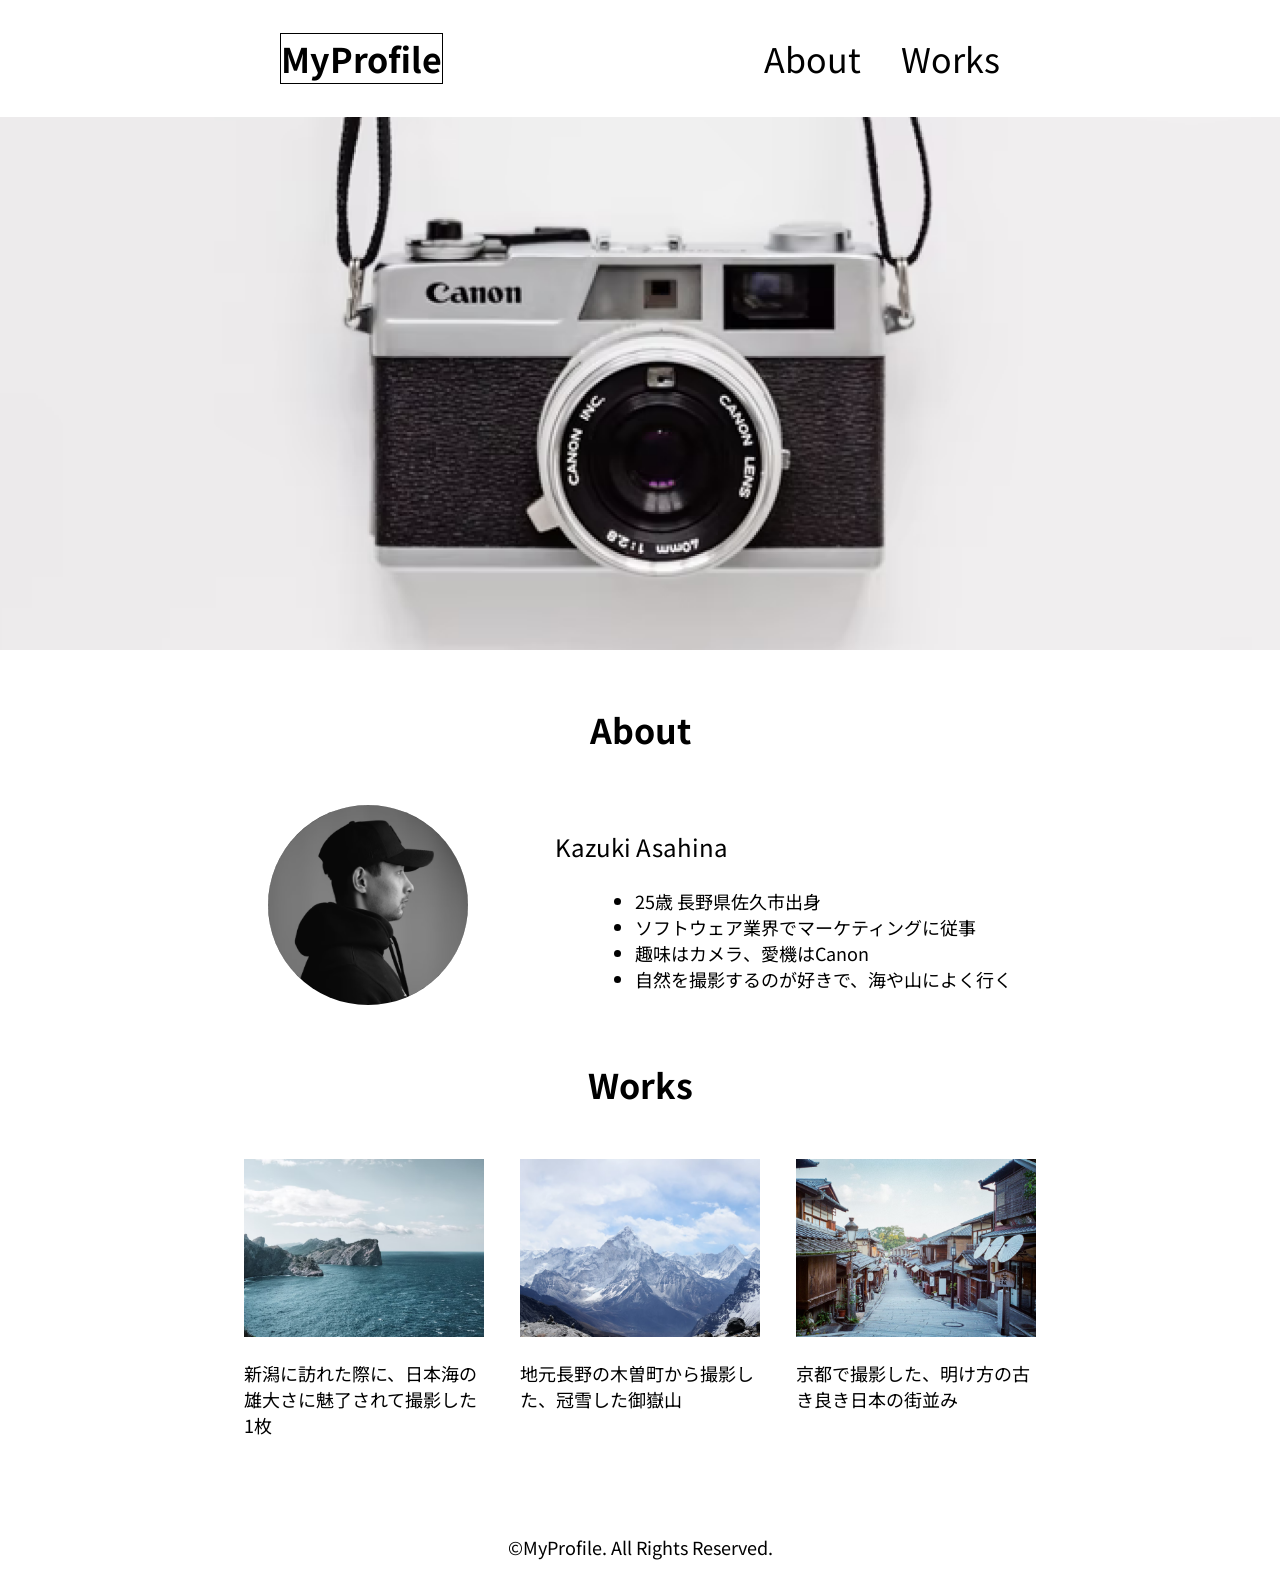
<file: kadai_001/index.html>
<!DOCTYPE html>
<html lang="ja">
  <head>
    <meta charset="utf-8">
    <title>自己紹介サイト</title>
    <meta name="description" content="長野県出身のKazuki Asahinaの自己紹介と、自然の美しい風景を撮影した作品を紹介するサイトです。" >
    <meta name="viewport" content="width=device-width, initial-scale=1.0">
    <link rel="stylesheet" href="css/style.css">
    <!-- Googleフォントを読み込む -->
    <link rel="preconnect" href="https://fonts.googleapis.com">
    <link rel="preconnect" href="https://fonts.gstatic.com" crossorigin>
    <link href="https://fonts.googleapis.com/css2?family=Noto+Sans+JP&display=swap" rel="stylesheet">
  </head>

  <body>
    <!-- ヘッダー -->
    <header>
      <h1><a href="index.html">MyProfile</a></h1>
    <!--ナビゲーション  -->
      <nav>
        <ul id="nav">
          <li><a href="index.html#about">About</a></li>
          <li><a href="index.html#works">Works</a></li>
        </ul>
      </nav>
    </header>

    <main>
      <article>
        <div>
        <!-- カメラの画像 -->
        <img src="image/main.png" id="main-photo" alt="カメラの写真">
        </div>

        <!-- Aboutセクション -->
        <section class="about">
          <h2 class="h2-class">About</h2>
          <div id="about">
            <img src="image/about.png" id="about-image" alt="横顔の写真">
            <div id="profile">
              <p>Kazuki Asahina</p>
              <ul>
                <li>25歳 長野県佐久市出身</li>
                <li>ソフトウェア業界でマーケティングに従事</li>
                <li>趣味はカメラ、愛機はCanon</li>
                <li>自然を撮影するのが好きで、海や山によく行く</li>
              </ul>
            </div>
          </div>
        </section>
        
      <section class="works"> 
        <h2 class="h2-class">Works</h2>
        <div id="works">
          <div class="works-content">
            <img src="image/works1.png" alt="新潟の日本海の風景">
            <p>新潟に訪れた際に、日本海の雄大さに魅了されて撮影した1枚</p>
          </div>
          <div class="works-content">
            <img src="image/works2.png" alt="雪を被った御嶽山">
            <p>地元長野の木曽町から撮影した、冠雪した御嶽山
            </p>
          </div>
          <div class="works-content">
            <img src="image/works3.png" alt="京都の街並み">
            <p>京都で撮影した、明け方の古き良き日本の街並み</p>
          </div>
        </div>
      </section>
    </article>
  </main>
  <footer>
      <p id="copyright">&copy;MyProfile. All Rights Reserved.</p>
  </footer>
</body>
</html>
</file>
<file: kadai_001/css/style.css>
* {
  box-sizing: border-box;
}

body {
  font-family: "Noto Sans JP", serif;
  font-optical-sizing: auto;
  font-weight: 400;
  font-style: normal;
  color: #000000;
  background-color: #ffffff;
  font-size:18px;
  padding: 0;
  margin: 0;
}

/* ヘッダー */
header {
  display: flex;
  flex-wrap: wrap;
  justify-content: space-around;
  align-items: center;
  margin-left: auto;
  margin-right: auto;
  max-width: 960px;
}

h1 {
  font-size: 34px;
  border: solid 1px #000000;
  text-align: center;
  text-decoration: none;
}

#nav {
  font-size: 34px;
  display: flex;
  list-style: none;
}

li {
  margin-left: 40px; 
}

a {
  text-decoration: none;
  color: #000000
}

/* メイン画像 */
#main-photo {
 width: 100%;
 margin: auto;
}

/* 見出し */
.h2-class {
  font-weight: 700;
  text-align: center;
  font-size: 34px;
  line-height: 49.27px;
  margin: 50px;
}

/* Aboutセクション */
.about {
  max-width: 820px;
  margin-left: auto;
  margin-right: auto;
}

#about {
  display: flex;
  justify-content: space-around;
  align-content: center;
  flex-wrap: wrap;
}

#about-image {
  border-radius: 50%;
  width: 200px;
  height: 200px;
}

#profile {
  margin-left: 10px;
}

#profile > p {
  font-size: 24px;
}

#profile > ul {
  font-size: 18px;
}

/* Worksセクション */
.works {
  max-width: 960px;
  margin-left: auto;
  margin-right: auto;
}

#works {
  display: flex;
  justify-content: center;
  gap: 16px;
  flex-wrap: wrap;
}

.works-content {
  margin: 0 10px;
  padding-bottom: 60px;
  width: 25%;
}

.works-content > img {
  width: 240px;
  height: 178.42px;
}

.works-content > p {
  width: 240px;
  height: 78px;
  font-weight: 400;
  line-height: 26.06px;
}

#copyright {
  text-align: center;
  font-weight: 400;
  line-height: 26.06px;
}

/* ===================
スマホ用スタイル
メディアクエリの設定
======================*/
@media screen and (max-width: 767px) {
  h1 {
    font-weight: 41px;
    font-size: 28px;
    line-height: 40.54px;
  }
  
  .h2-class {
    padding: 30px 0 20px;
    font-size: 28px;
    line-height: 40.54px;
    text-align: center;
  }

  nav li {
    margin: 0 10px;
  }

  nav > a {
    font-size: 21px;
  }

  .works-content {
    width: 100%;
    text-align: center;
    padding-bottom: 0px;
  }
  .works-content > p {
    margin-left: auto; 
    margin-right: auto;
  }

  }
</file>
